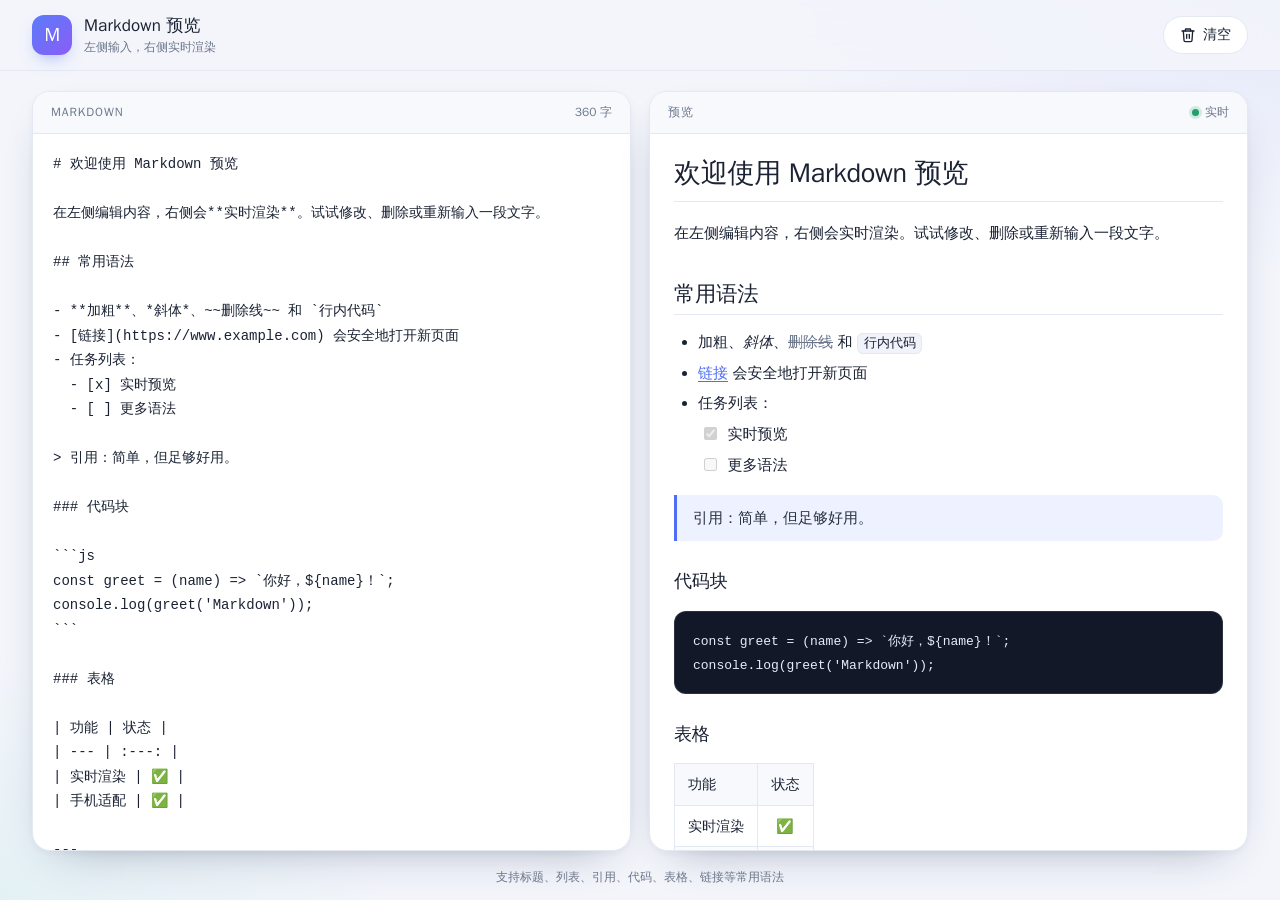
<file: markdown-preview/index.html>
<!doctype html>
<html lang="zh-CN">
<head>
  <meta charset="utf-8">
  <meta name="viewport" content="width=device-width, initial-scale=1">
  <meta name="description" content="一个简易的 Markdown 实时预览页面，支持桌面与手机屏幕。">
  <title>Markdown 预览</title>
  <link rel="stylesheet" href="styles.css">
</head>
<body>
  <header class="app-header">
    <div class="brand">
      <span class="brand-mark" aria-hidden="true">M</span>
      <div class="brand-text">
        <h1>Markdown 预览</h1>
        <p>左侧输入，右侧实时渲染</p>
      </div>
    </div>
    <button id="clear-button" class="clear-button" type="button" disabled>
      <svg class="clear-icon" width="16" height="16" viewBox="0 0 24 24" fill="none"
        stroke="currentColor" stroke-width="2" stroke-linecap="round" stroke-linejoin="round"
        aria-hidden="true">
        <path d="M3 6h18"></path>
        <path d="M8 6V4a1 1 0 0 1 1-1h6a1 1 0 0 1 1 1v2"></path>
        <path d="M19 6l-1 14a2 2 0 0 1-2 2H8a2 2 0 0 1-2-2L5 6"></path>
        <path d="M10 11v6"></path>
        <path d="M14 11v6"></path>
      </svg>
      清空
    </button>
  </header>

  <main class="workspace">
    <section class="pane" aria-labelledby="editor-title">
      <div class="pane-head">
        <h2 id="editor-title">Markdown</h2>
        <span id="char-count" class="pane-meta">0 字</span>
      </div>
      <label class="sr-only" for="markdown-input">Markdown 文本</label>
      <textarea id="markdown-input" spellcheck="false" autocomplete="off"
        autocapitalize="off" placeholder="# 你好，世界&#10;&#10;在这里输入 Markdown，右侧会实时显示渲染结果。"></textarea>
    </section>

    <section class="pane" aria-labelledby="preview-title">
      <div class="pane-head">
        <h2 id="preview-title">预览</h2>
        <span class="pane-meta status"><span class="status-dot" aria-hidden="true"></span>实时</span>
      </div>
      <article id="preview" class="markdown-body"></article>
    </section>
  </main>

  <footer class="app-footer">
    支持标题、列表、引用、代码、表格、链接等常用语法
  </footer>

  <script src="markdown.js"></script>
  <script src="app.js"></script>
</body>
</html>
</file>
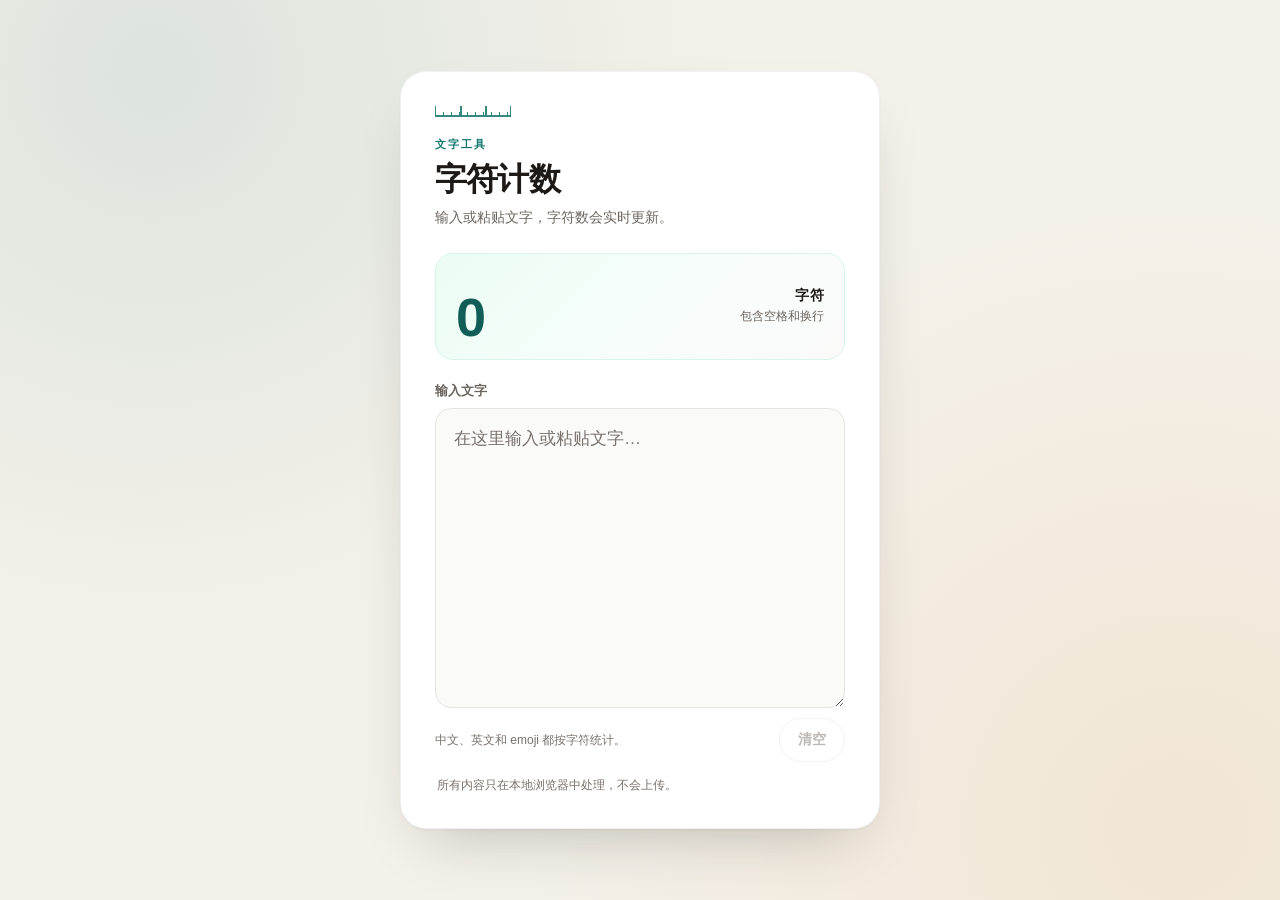
<file: char-counter.html>
<!DOCTYPE html>
<html lang="zh-CN">
<head>
  <meta charset="UTF-8">
  <meta name="viewport" content="width=device-width, initial-scale=1, viewport-fit=cover">
  <meta name="theme-color" content="#f4f1ea">
  <meta name="format-detection" content="telephone=no">
  <meta name="description" content="在线字符计数：输入或粘贴文字，实时显示字符数，适配手机屏幕。">
  <title>字符计数 · 实时统计输入文字</title>
  <link rel="icon" href="data:image/svg+xml,%3Csvg%20xmlns%3D%27http%3A%2F%2Fwww.w3.org%2F2000%2Fsvg%27%20viewBox%3D%270%200%2064%2064%27%3E%3Crect%20width%3D%2764%27%20height%3D%2764%27%20rx%3D%2714%27%20fill%3D%27%230f766e%27%2F%3E%3Ctext%20x%3D%2732%27%20y%3D%2744%27%20font-family%3D%27sans-serif%27%20font-size%3D%2730%27%20font-weight%3D%27700%27%20text-anchor%3D%27middle%27%20fill%3D%27white%27%3E%E5%AD%97%3C%2Ftext%3E%3C%2Fsvg%3E">
  <style>
    :root {
      --bg: #f4f1ea;
      --card: #ffffff;
      --ink: #1c1917;
      --muted: #6b645e;
      --faint: #78716c;
      --line: #e7e5e4;
      --line-soft: #f5f5f4;
      --accent: #0f766e;
      --accent-strong: #115e59;
      --accent-soft: #ccfbf1;
      --accent-pale: #f0fdfa;
      --danger: #b91c1c;
      --radius-lg: 26px;
      --radius-md: 16px;
    }

    * {
      box-sizing: border-box;
    }

    html {
      -webkit-text-size-adjust: 100%;
    }

    body {
      margin: 0;
      min-height: 100vh;
      min-height: 100dvh;
      display: grid;
      place-items: center;
      padding: max(20px, env(safe-area-inset-top)) 16px max(20px, env(safe-area-inset-bottom));
      background:
        radial-gradient(circle at 12% 8%, rgba(15, 118, 110, 0.1), transparent 42%),
        radial-gradient(circle at 92% 92%, rgba(217, 119, 6, 0.09), transparent 46%),
        var(--bg);
      color: var(--ink);
      font-family: -apple-system, BlinkMacSystemFont, "Segoe UI", Roboto, "PingFang SC",
        "Hiragino Sans GB", "Microsoft YaHei", sans-serif;
      -webkit-font-smoothing: antialiased;
      text-rendering: optimizeLegibility;
    }

    ::selection {
      background: var(--accent-soft);
      color: var(--ink);
    }

    .shell {
      width: 100%;
      max-width: 480px;
    }

    .counter {
      padding: clamp(22px, 6.4vw, 34px);
      background: var(--card);
      border: 1px solid rgba(28, 25, 23, 0.06);
      border-radius: var(--radius-lg);
      box-shadow:
        0 1px 2px rgba(28, 25, 23, 0.04),
        0 28px 60px -28px rgba(28, 25, 23, 0.28);
    }

    .head::before {
      content: "";
      display: block;
      width: 76px;
      height: 11px;
      margin-bottom: 20px;
      background:
        repeating-linear-gradient(90deg, var(--accent) 0 1.5px, transparent 1.5px 25px) left bottom / 100% 11px no-repeat,
        repeating-linear-gradient(90deg, var(--accent) 0 1px, transparent 1px 8px) left bottom / 100% 5px no-repeat,
        linear-gradient(var(--accent), var(--accent)) left bottom / 100% 2px no-repeat;
      opacity: 0.85;
    }

    .kicker {
      margin: 0 0 8px;
      color: var(--accent);
      font-size: 11px;
      font-weight: 700;
      letter-spacing: 0.18em;
      text-transform: uppercase;
    }

    h1 {
      margin: 0;
      font-size: clamp(27px, 7.4vw, 32px);
      font-weight: 750;
      letter-spacing: -0.025em;
      line-height: 1.2;
    }

    .lede {
      margin: 8px 0 0;
      color: var(--muted);
      font-size: 14px;
      line-height: 1.6;
    }

    .stat {
      display: flex;
      align-items: flex-end;
      justify-content: space-between;
      gap: 12px 16px;
      margin-top: 24px;
      padding: 16px 20px 15px;
      background: linear-gradient(135deg, #ecfdf5 0%, #f7fdfb 58%, #fafaf9 100%);
      border: 1px solid #d7f5ec;
      border-radius: 18px;
    }

    .stat__value {
      margin: 0;
      color: var(--accent-strong);
      font-size: clamp(40px, 12vw, 54px);
      font-weight: 750;
      font-variant-numeric: tabular-nums;
      letter-spacing: -0.045em;
      line-height: 1;
    }

    .stat__meta {
      flex: none;
      padding-bottom: 3px;
      text-align: right;
    }

    .stat__unit {
      display: block;
      color: var(--ink);
      font-size: 14px;
      font-weight: 700;
      letter-spacing: 0.02em;
      line-height: 1.4;
    }

    .stat__note {
      display: block;
      margin-top: 2px;
      color: var(--muted);
      font-size: 12px;
      line-height: 1.5;
    }

    .field {
      margin-top: 22px;
    }

    .field-label {
      display: block;
      margin: 0 0 8px;
      color: var(--muted);
      font-size: 13px;
      font-weight: 600;
    }

    .editor__input {
      display: block;
      width: 100%;
      min-height: clamp(200px, 40vh, 300px);
      padding: 16px 18px;
      background: #fafaf9;
      border: 1.5px solid var(--line);
      border-radius: var(--radius-md);
      color: var(--ink);
      font: inherit;
      font-size: 17px;
      line-height: 1.7;
      outline: 0;
      resize: vertical;
      transition: background 0.15s ease, border-color 0.15s ease, box-shadow 0.15s ease;
    }

    .editor__input::placeholder {
      color: var(--faint);
      opacity: 1;
    }

    .editor__input:focus {
      background: var(--card);
      border-color: var(--accent);
      box-shadow: 0 0 0 4px var(--accent-soft);
    }

    .editor__bar {
      display: flex;
      flex-wrap: wrap;
      align-items: center;
      justify-content: space-between;
      gap: 8px 12px;
      margin-top: 10px;
    }

    .editor__hint {
      margin: 0;
      color: var(--faint);
      font-size: 12px;
      line-height: 1.5;
    }

    .clear {
      flex: none;
      display: inline-flex;
      align-items: center;
      justify-content: center;
      min-height: 44px;
      padding: 0 18px;
      margin-left: auto;
      background: var(--card);
      border: 1px solid var(--line);
      border-radius: 999px;
      color: var(--muted);
      font: inherit;
      font-size: 14px;
      font-weight: 650;
      cursor: pointer;
      -webkit-tap-highlight-color: transparent;
      transition: color 0.15s ease, background 0.15s ease, border-color 0.15s ease;
    }

    .clear:hover:not(:disabled) {
      background: var(--accent-pale);
      border-color: var(--accent);
      color: var(--accent-strong);
    }

    .clear:active:not(:disabled) {
      background: var(--accent-soft);
    }

    .clear:focus-visible {
      outline: 2px solid var(--accent);
      outline-offset: 2px;
    }

    .clear:disabled {
      opacity: 0.45;
      cursor: default;
    }

    .footnote {
      margin: 14px 2px 0;
      color: var(--faint);
      font-size: 12px;
      line-height: 1.5;
    }

    .noscript {
      margin: 12px 2px 0;
      color: var(--danger);
      font-size: 13px;
      line-height: 1.5;
    }

    .sr-only {
      position: absolute;
      width: 1px;
      height: 1px;
      padding: 0;
      margin: -1px;
      overflow: hidden;
      clip: rect(0, 0, 0, 0);
      white-space: nowrap;
      border: 0;
    }

    @media (max-width: 359px) {
      .counter {
        padding: 20px 18px;
      }

      .stat {
        padding: 14px 16px;
      }

      .stat__value {
        font-size: 38px;
      }

      .editor__input {
        padding: 14px;
      }

      .editor__hint {
        display: none;
      }
    }

    @media (prefers-reduced-motion: reduce) {
      * {
        transition: none !important;
        animation: none !important;
      }
    }
  </style>
</head>
<body>
  <main class="shell">
    <section class="counter" aria-labelledby="page-title">
      <header class="head">
        <p class="kicker">文字工具</p>
        <h1 id="page-title">字符计数</h1>
        <p class="lede">输入或粘贴文字，字符数会实时更新。</p>
      </header>

      <div class="stat">
        <p class="stat__value" id="char-count">0</p>
        <p class="stat__meta">
          <span class="stat__unit">字符</span>
          <span class="stat__note" id="stat-note">包含空格和换行</span>
        </p>
      </div>

      <div class="field">
        <label class="field-label" for="text">输入文字</label>
        <textarea
          class="editor__input"
          id="text"
          name="text"
          rows="8"
          placeholder="在这里输入或粘贴文字…"
          autocomplete="off"
          autocapitalize="sentences"
          autocorrect="off"
          enterkeyhint="enter"
          spellcheck="false"
          aria-describedby="stat-note"
        ></textarea>

        <div class="editor__bar">
          <p class="editor__hint">中文、英文和 emoji 都按字符统计。</p>
          <button class="clear" id="clear" type="button" disabled>清空</button>
        </div>
      </div>

      <p class="footnote">所有内容只在本地浏览器中处理，不会上传。</p>
      <noscript>
        <p class="noscript">需要启用 JavaScript 才能实时统计字符数。</p>
      </noscript>
      <p class="sr-only" id="count-status" role="status">字符数：0</p>
    </section>
  </main>

  <script>
    (function () {
      "use strict";

      var textarea = document.getElementById("text");
      var countEl = document.getElementById("char-count");
      var clearButton = document.getElementById("clear");
      var statusEl = document.getElementById("count-status");
      var segmenter = null;

      try {
        if (typeof Intl !== "undefined" && typeof Intl.Segmenter === "function") {
          segmenter = new Intl.Segmenter("zh", { granularity: "grapheme" });
        }
      } catch (error) {
        segmenter = null;
      }

      function countCharacters(value) {
        if (!value) {
          return 0;
        }
        if (segmenter) {
          return Array.from(segmenter.segment(value)).length;
        }
        return Array.from(value).length;
      }

      function render() {
        var value = textarea.value;
        var count = countCharacters(value);
        countEl.textContent = String(count);
        statusEl.textContent = "字符数：" + count;
        clearButton.disabled = value.length === 0;
      }

      textarea.addEventListener("input", render);

      clearButton.addEventListener("click", function () {
        textarea.value = "";
        render();
        textarea.focus();
      });

      render();
    })();
  </script>
</body>
</html>
</file>
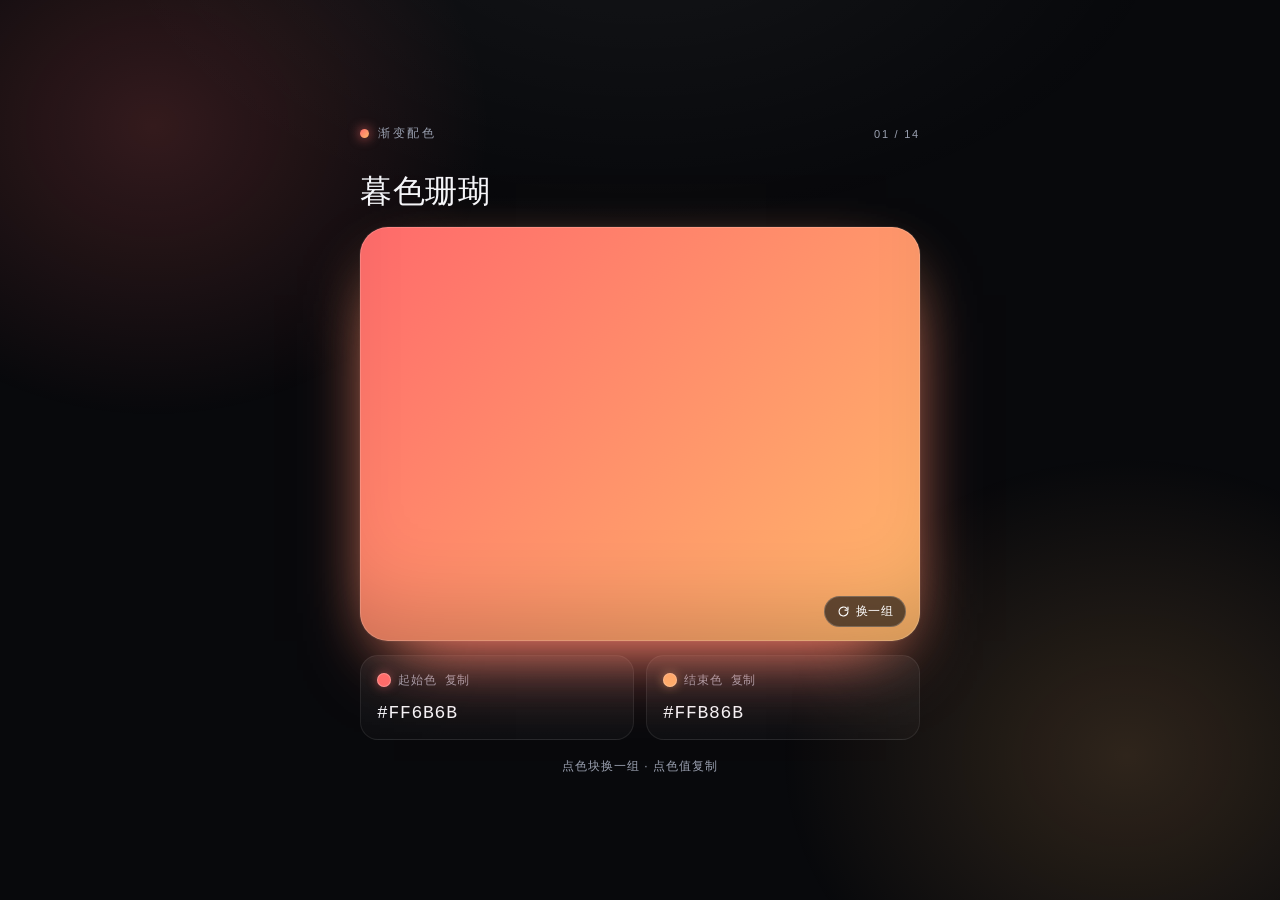
<file: gradient-palette.html>
<!DOCTYPE html>
<html lang="zh-CN">
<head>
<meta charset="utf-8">
<meta name="viewport" content="width=device-width, initial-scale=1, viewport-fit=cover">
<meta name="color-scheme" content="dark">
<meta name="theme-color" content="#08090c">
<meta name="description" content="一个深色背景的渐变配色展示页：点击色块切换配色，点按色值即可复制 HEX。">
<title>渐变配色 · Gradient Palette</title>
<link rel="icon" href="data:image/svg+xml,%3Csvg xmlns='http://www.w3.org/2000/svg' viewBox='0 0 32 32'%3E%3Cdefs%3E%3ClinearGradient id='g' x1='0' y1='0' x2='1' y2='1'%3E%3Cstop stop-color='%23FF6B6B'/%3E%3Cstop offset='1' stop-color='%23FFB86B'/%3E%3C/linearGradient%3E%3C/defs%3E%3Crect width='32' height='32' rx='9' fill='url(%23g)'/%3E%3C/svg%3E">
<style>
  :root {
    --bg: #08090c;
    --text: #f5f6fa;
    --muted: #9aa0b0;
    --line: rgba(255, 255, 255, 0.08);
    --c1: #ff6b6b;
    --c2: #ffb86b;
    --glow1: rgba(255, 107, 107, 0.18);
    --glow2: rgba(255, 184, 107, 0.16);
    --radius: 28px;
    color-scheme: dark;
  }

  *,
  *::before,
  *::after { box-sizing: border-box; }

  html { background: var(--bg); }

  body {
    min-height: 100vh;
    min-height: 100dvh;
    margin: 0;
    padding: 24px 18px calc(24px + env(safe-area-inset-bottom, 0px));
    display: flex;
    align-items: center;
    justify-content: center;
    overflow-x: hidden;
    background: var(--bg);
    color: var(--text);
    font-family: -apple-system, BlinkMacSystemFont, "Segoe UI", "PingFang SC",
      "Hiragino Sans GB", "Microsoft YaHei", "Noto Sans SC", sans-serif;
    font-synthesis: none;
    -webkit-font-smoothing: antialiased;
    text-rendering: optimizeLegibility;
  }

  .ambient {
    position: fixed;
    top: 0;
    right: 0;
    bottom: 0;
    left: 0;
    inset: 0;
    z-index: 0;
    pointer-events: none;
    background:
      radial-gradient(55rem 34rem at 50% -12%, rgba(255, 255, 255, 0.055), transparent 62%),
      radial-gradient(30rem 26rem at 12% 14%, var(--glow1), transparent 70%),
      radial-gradient(30rem 26rem at 88% 84%, var(--glow2), transparent 72%);
  }

  .page {
    position: relative;
    z-index: 1;
    width: 100%;
    max-width: 560px;
    animation: rise 0.65s cubic-bezier(0.2, 0.7, 0.2, 1) both;
  }

  @keyframes rise {
    from { opacity: 0; transform: translateY(12px); }
    to { opacity: 1; transform: none; }
  }

  .topbar {
    display: flex;
    align-items: center;
    justify-content: space-between;
    gap: 16px;
    margin-bottom: 26px;
  }

  .brand {
    display: flex;
    align-items: center;
    gap: 9px;
    font-size: 12px;
    font-weight: 500;
    letter-spacing: 0.22em;
    color: var(--muted);
  }

  .brand-dot {
    width: 9px;
    height: 9px;
    border-radius: 50%;
    background-image: linear-gradient(135deg, var(--c1), var(--c2));
    box-shadow: 0 0 12px var(--c1);
    transition: box-shadow 0.6s ease;
  }

  .counter {
    font-size: 11px;
    letter-spacing: 0.16em;
    color: var(--muted);
    font-variant-numeric: tabular-nums;
  }

  .name-row {
    display: flex;
    align-items: baseline;
    justify-content: space-between;
    gap: 12px;
    margin-bottom: 14px;
  }

  h1 {
    margin: 0;
    font-size: clamp(24px, 6.6vw, 32px);
    font-weight: 600;
    letter-spacing: 0.02em;
    line-height: 1.2;
  }

  .swatch {
    position: relative;
    display: block;
    width: 100%;
    height: clamp(210px, 46vh, 430px);
    padding: 0;
    border: 0;
    border-radius: var(--radius);
    overflow: hidden;
    isolation: isolate;
    background: #14161c;
    color: #fff;
    cursor: pointer;
    touch-action: manipulation;
    -webkit-tap-highlight-color: transparent;
    box-shadow:
      0 34px 80px -34px var(--c1),
      0 20px 64px -32px var(--c2),
      0 0 0 1px rgba(255, 255, 255, 0.06);
    transition: transform 0.32s cubic-bezier(0.2, 0.7, 0.2, 1), box-shadow 0.6s ease;
  }

  .swatch-layer {
    position: absolute;
    top: 0;
    right: 0;
    bottom: 0;
    left: 0;
    inset: 0;
    background-position: center;
    background-size: cover;
    opacity: 0;
    transition: opacity 0.55s ease;
  }

  .swatch-layer.is-front { opacity: 1; }

  .swatch::after {
    content: "";
    position: absolute;
    top: 0;
    right: 0;
    bottom: 0;
    left: 0;
    inset: 0;
    z-index: 2;
    border-radius: inherit;
    pointer-events: none;
    box-shadow:
      inset 0 0 0 1px rgba(255, 255, 255, 0.16),
      inset 0 -70px 90px -50px rgba(0, 0, 0, 0.22);
  }

  .swatch:active { transform: scale(0.988); }

  .swatch:focus-visible {
    outline: 2px solid rgba(255, 255, 255, 0.85);
    outline-offset: 4px;
  }

  .swatch-badge {
    position: absolute;
    right: 14px;
    bottom: 14px;
    z-index: 3;
    display: inline-flex;
    align-items: center;
    gap: 6px;
    padding: 8px 12px;
    border: 1px solid rgba(255, 255, 255, 0.2);
    border-radius: 999px;
    background: rgba(10, 12, 16, 0.62);
    color: #fff;
    font-size: 12px;
    letter-spacing: 0.04em;
    line-height: 1;
    -webkit-backdrop-filter: blur(10px);
    backdrop-filter: blur(10px);
    pointer-events: none;
  }

  .swatch-badge svg {
    width: 13px;
    height: 13px;
    flex: none;
  }

  .tokens {
    display: grid;
    grid-template-columns: 1fr 1fr;
    gap: 10px;
    margin-top: 12px;
  }

  .token {
    display: flex;
    flex-direction: column;
    gap: 15px;
    min-width: 0;
    padding: 14px 14px 13px;
    border: 1px solid var(--line);
    border-radius: 18px;
    background: linear-gradient(180deg, rgba(255, 255, 255, 0.06), rgba(255, 255, 255, 0.022));
    color: var(--text);
    font: inherit;
    text-align: left;
    cursor: pointer;
    touch-action: manipulation;
    -webkit-tap-highlight-color: transparent;
    transition: transform 0.2s ease, border-color 0.25s ease, background-color 0.25s ease;
  }

  .token:active { transform: scale(0.985); }

  .token:focus-visible {
    outline: 2px solid rgba(255, 255, 255, 0.8);
    outline-offset: 2px;
  }

  .token.is-copied {
    border-color: rgba(126, 226, 168, 0.55);
  }

  .token-head {
    display: flex;
    align-items: center;
    gap: 7px;
    min-width: 0;
  }

  .token-dot {
    width: 14px;
    height: 14px;
    flex: none;
    border-radius: 50%;
    background: var(--swatch, var(--c1));
    box-shadow:
      inset 0 0 0 1px rgba(255, 255, 255, 0.28),
      0 0 12px -2px var(--swatch, var(--c1));
    transition: background-color 0.5s ease;
  }

  .token-kind {
    font-size: 12px;
    letter-spacing: 0.1em;
    color: var(--muted);
    white-space: nowrap;
  }

  .token-action {
    margin-left: auto;
    font-size: 12px;
    letter-spacing: 0.06em;
    color: var(--muted);
    white-space: nowrap;
    transition: color 0.2s ease;
  }

  .token.is-copied .token-action { color: #7ee2a8; }

  .token-hex {
    display: block;
    overflow: hidden;
    font-family: ui-monospace, SFMono-Regular, "SF Mono", Menlo, Consolas, "Liberation Mono", monospace;
    font-size: clamp(15px, 4.4vw, 18px);
    font-weight: 500;
    letter-spacing: 0.04em;
    line-height: 1.1;
    text-overflow: ellipsis;
    white-space: nowrap;
    font-variant-numeric: tabular-nums;
  }

  .footnote {
    margin: 16px 2px 0;
    font-size: 12px;
    letter-spacing: 0.08em;
    color: var(--muted);
    text-align: center;
  }

  .toast {
    position: fixed;
    left: 50%;
    bottom: calc(24px + env(safe-area-inset-bottom, 0px));
    z-index: 10;
    padding: 10px 16px;
    border-radius: 999px;
    background: rgba(245, 246, 250, 0.96);
    color: #0b0c10;
    font-size: 13px;
    font-weight: 500;
    letter-spacing: 0.01em;
    white-space: nowrap;
    pointer-events: none;
    opacity: 0;
    transform: translate(-50%, 10px);
    transition: opacity 0.22s ease, transform 0.22s ease;
    box-shadow: 0 12px 32px rgba(0, 0, 0, 0.42);
  }

  .toast.is-visible {
    opacity: 1;
    transform: translate(-50%, 0);
  }

  .sr-only {
    position: absolute;
    width: 1px;
    height: 1px;
    margin: -1px;
    padding: 0;
    overflow: hidden;
    clip: rect(0 0 0 0);
    clip-path: inset(50%);
    white-space: nowrap;
    border: 0;
  }

  @media (hover: hover) and (pointer: fine) {
    .swatch:hover { transform: translateY(-2px); }

    .token:hover {
      border-color: rgba(255, 255, 255, 0.2);
      background: linear-gradient(180deg, rgba(255, 255, 255, 0.085), rgba(255, 255, 255, 0.035));
    }
  }

  @media (min-width: 600px) {
    body { padding: 40px 28px calc(40px + env(safe-area-inset-bottom, 0px)); }
    .topbar { margin-bottom: 30px; }
    .name-row { margin-bottom: 16px; }
    .tokens { gap: 12px; margin-top: 14px; }
    .token { padding: 16px 16px 15px; }
    .footnote { margin-top: 18px; }
  }

  @media (max-width: 359px) {
    body { padding-left: 14px; padding-right: 14px; }
    .tokens { gap: 8px; }
    .token { padding: 12px 11px 11px; border-radius: 16px; }
    .token-kind { letter-spacing: 0.04em; }
    .token-head { gap: 6px; }
    .token-action { font-size: 11px; }
  }

  @media (prefers-reduced-motion: reduce) {
    *,
    *::before,
    *::after {
      animation-duration: 0.01ms !important;
      animation-iteration-count: 1 !important;
      transition-duration: 0.01ms !important;
      scroll-behavior: auto !important;
    }
  }
</style>
</head>
<body>
  <div class="ambient" aria-hidden="true"></div>

  <main class="page">
    <header class="topbar">
      <div class="brand">
        <span class="brand-dot" aria-hidden="true"></span>
        <span>渐变配色</span>
      </div>
      <span class="counter" id="counter">01 / 14</span>
    </header>

    <div class="name-row">
      <h1 id="palette-name">暮色珊瑚</h1>
    </div>

    <button class="swatch" id="swatch" type="button" aria-label="换一组渐变配色，当前暮色珊瑚">
      <span class="swatch-layer is-front" aria-hidden="true"></span>
      <span class="swatch-layer" aria-hidden="true"></span>
      <span class="swatch-badge" aria-hidden="true">
        <svg viewBox="0 0 16 16" fill="none" aria-hidden="true">
          <path d="M13.5 8a5.5 5.5 0 1 1-1.61-3.89M13.5 2.6v3.7H9.8"
                stroke="currentColor" stroke-width="1.4" stroke-linecap="round" stroke-linejoin="round"/>
        </svg>
        换一组
      </span>
    </button>

    <section class="tokens" aria-label="当前配色色值">
      <button class="token" id="token-start" type="button" data-hex="#FF6B6B">
        <span class="token-head">
          <span class="token-dot" aria-hidden="true"></span>
          <span class="token-kind">起始色</span>
          <span class="token-action">复制</span>
        </span>
        <span class="token-hex">#FF6B6B</span>
      </button>

      <button class="token" id="token-end" type="button" data-hex="#FFB86B">
        <span class="token-head">
          <span class="token-dot" aria-hidden="true"></span>
          <span class="token-kind">结束色</span>
          <span class="token-action">复制</span>
        </span>
        <span class="token-hex">#FFB86B</span>
      </button>
    </section>

    <p class="footnote">点色块换一组 · 点色值复制</p>
  </main>

  <div class="toast" id="toast" role="status" aria-live="polite" aria-atomic="true"></div>
  <p class="sr-only" id="announcer" aria-live="polite"></p>

<script>
(function () {
  "use strict";

  var palettes = [
    { name: "暮色珊瑚", colors: ["#FF6B6B", "#FFB86B"] },
    { name: "极光青",   colors: ["#00F5A0", "#00D9F5"] },
    { name: "紫罗兰梦", colors: ["#A18CD1", "#FBC2EB"] },
    { name: "深海秘境", colors: ["#2E3192", "#1BFFFF"] },
    { name: "落日熔金", colors: ["#FF512F", "#F09819"] },
    { name: "薄荷苏打", colors: ["#43E97B", "#38F9D7"] },
    { name: "霓虹脉冲", colors: ["#FA8BFF", "#2BD2FF"] },
    { name: "星夜蓝调", colors: ["#4776E6", "#8E54E9"] },
    { name: "蜜桃气泡", colors: ["#FF9A9E", "#FAD0C4"] },
    { name: "熔岩之心", colors: ["#F83600", "#F9D423"] },
    { name: "森林晨雾", colors: ["#11998E", "#38EF7D"] },
    { name: "冰川蓝",   colors: ["#89F7FE", "#66A6FF"] },
    { name: "薄暮紫",   colors: ["#654EA3", "#EAAFC8"] },
    { name: "柑橘日出", colors: ["#F7971E", "#FFD200"] }
  ];

  var root = document.documentElement;
  var swatch = document.getElementById("swatch");
  var layers = Array.prototype.slice.call(document.querySelectorAll(".swatch-layer"));
  var nameEl = document.getElementById("palette-name");
  var counterEl = document.getElementById("counter");
  var tokens = Array.prototype.slice.call(document.querySelectorAll(".token"));
  var toast = document.getElementById("toast");
  var announcer = document.getElementById("announcer");

  var current = 0;
  var front = 0;
  var copyTimer = null;
  var toastTimer = null;

  function pad(n) {
    return String(n).padStart(2, "0");
  }

  function gradientOf(palette) {
    return "linear-gradient(135deg, " + palette.colors[0] + " 0%, " + palette.colors[1] + " 100%)";
  }

  function paint(index) {
    var next = 1 - front;
    layers[next].style.backgroundImage = gradientOf(palettes[index]);
    // Flush the new background before fading the layer in.
    void layers[next].offsetWidth;
    layers[next].classList.add("is-front");
    layers[front].classList.remove("is-front");
    front = next;
  }

  function setMeta(index) {
    var palette = palettes[index];
    var c1 = palette.colors[0];
    var c2 = palette.colors[1];

    root.style.setProperty("--c1", c1);
    root.style.setProperty("--c2", c2);
    root.style.setProperty("--glow1", c1 + "2e");
    root.style.setProperty("--glow2", c2 + "29");

    nameEl.textContent = palette.name;
    counterEl.textContent = pad(index + 1) + " / " + pad(palettes.length);
    swatch.setAttribute("aria-label", "换一组渐变配色，当前" + palette.name);

    tokens.forEach(function (token, i) {
      var hex = palette.colors[i];
      token.dataset.hex = hex;
      token.querySelector(".token-dot").style.setProperty("--swatch", hex);
      token.querySelector(".token-hex").textContent = hex;
      token.classList.remove("is-copied");
      token.querySelector(".token-action").textContent = "复制";
    });
  }

  function pickNext() {
    var total = palettes.length;
    if (total < 2) return 0;
    var next = current;
    while (next === current) {
      next = Math.floor(Math.random() * total);
    }
    return next;
  }

  function showToast(message) {
    toast.textContent = message;
    toast.classList.add("is-visible");
    clearTimeout(toastTimer);
    toastTimer = setTimeout(function () {
      toast.classList.remove("is-visible");
    }, 1800);
  }

  function announce(message) {
    announcer.textContent = message;
  }

  function writeClipboard(text) {
    if (navigator.clipboard && typeof navigator.clipboard.writeText === "function" && window.isSecureContext) {
      return navigator.clipboard.writeText(text).then(function () {
        return true;
      }).catch(function () {
        return fallbackCopy(text);
      });
    }
    return Promise.resolve(fallbackCopy(text));
  }

  function fallbackCopy(text) {
    var area = document.createElement("textarea");
    area.value = text;
    area.setAttribute("readonly", "");
    area.style.cssText = "position:fixed;top:-9999px;left:-9999px;opacity:0;";
    document.body.appendChild(area);
    area.select();
    area.setSelectionRange(0, text.length);
    var ok = false;
    try {
      ok = document.execCommand("copy");
    } catch (error) {
      ok = false;
    }
    area.remove();
    return ok;
  }

  swatch.addEventListener("click", function () {
    current = pickNext();
    paint(current);
    setMeta(current);
    announce("已切换到 " + palettes[current].name + "，" + palettes[current].colors.join(" 到 "));
  });

  tokens.forEach(function (token) {
    token.addEventListener("click", function () {
      var hex = token.dataset.hex;
      writeClipboard(hex).then(function (ok) {
        if (!ok) {
          showToast("复制失败，请长按色值手动复制");
          return;
        }
        // Ignore feedback if the palette changed while the clipboard request was in flight.
        if (token.dataset.hex !== hex) return;
        tokens.forEach(function (other) {
          other.classList.remove("is-copied");
          other.querySelector(".token-action").textContent = "复制";
        });
        token.classList.add("is-copied");
        token.querySelector(".token-action").textContent = "已复制";
        showToast("已复制 " + hex);
        clearTimeout(copyTimer);
        copyTimer = setTimeout(function () {
          token.classList.remove("is-copied");
          token.querySelector(".token-action").textContent = "复制";
        }, 1600);
      });
    });
  });

  // Initial state: paint the first palette without a crossfade.
  layers[0].style.backgroundImage = gradientOf(palettes[0]);
  front = 0;
  setMeta(0);
})();
</script>
</body>
</html>
</file>
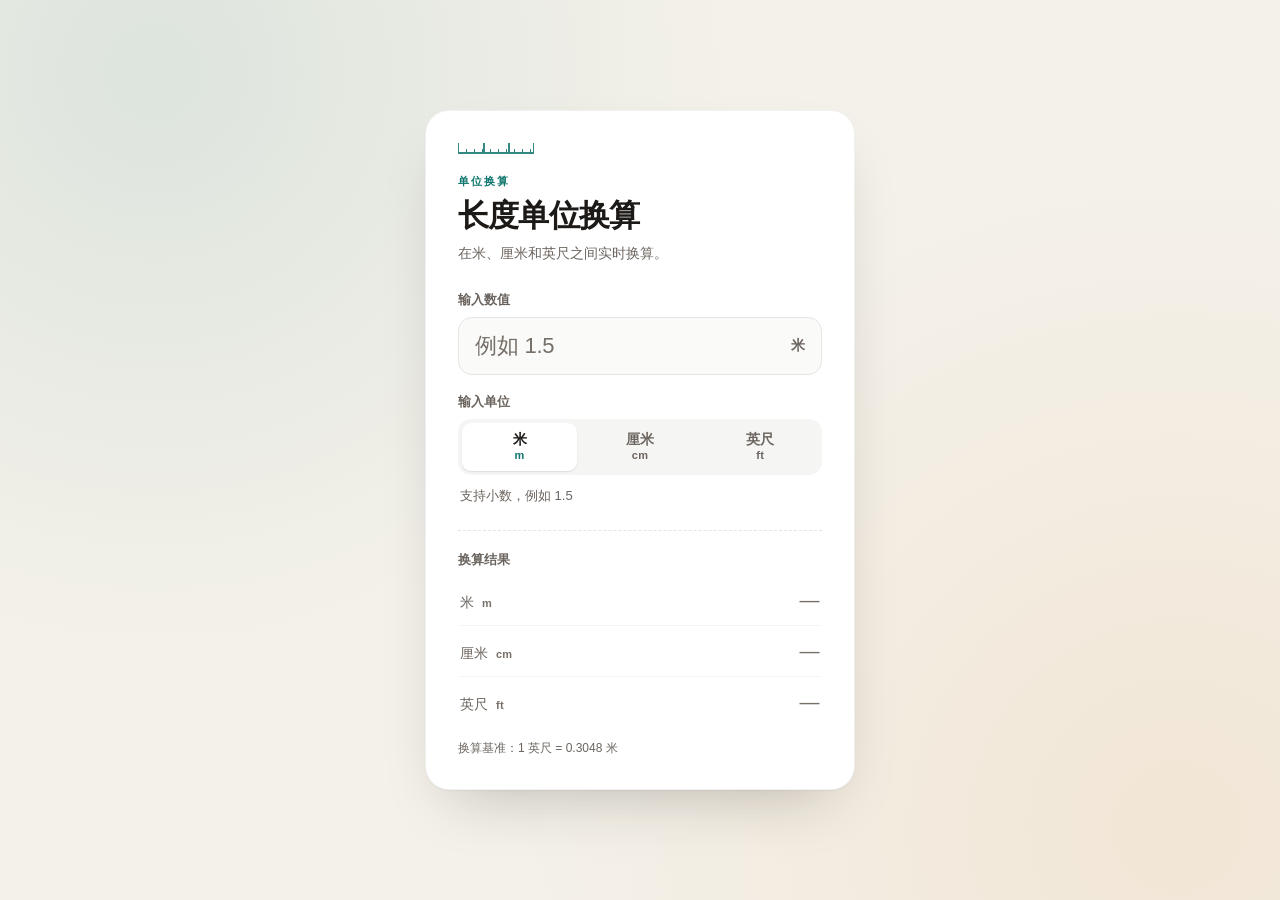
<file: length-converter.html>
<!DOCTYPE html>
<html lang="zh-CN">
<head>
  <meta charset="UTF-8">
  <meta name="viewport" content="width=device-width, initial-scale=1, viewport-fit=cover">
  <meta name="theme-color" content="#f4f1ea">
  <meta name="format-detection" content="telephone=no">
  <meta name="description" content="在线长度单位换算：在米、厘米和英尺之间实时转换，适配手机屏幕。">
  <title>长度单位换算 · 米 / 厘米 / 英尺</title>
  <style>
    :root {
      --bg: #f4f1ea;
      --card: #ffffff;
      --ink: #1c1917;
      --muted: #6b645e;
      --faint: #767069;
      --line: #e7e5e4;
      --line-soft: #f5f5f4;
      --accent: #0f766e;
      --accent-strong: #115e59;
      --accent-soft: #ccfbf1;
      --danger: #b91c1c;
      --danger-soft: #fef2f2;
      --radius-lg: 24px;
      --radius-md: 14px;
    }

    * {
      box-sizing: border-box;
    }

    html {
      -webkit-text-size-adjust: 100%;
    }

    body {
      margin: 0;
      min-height: 100vh;
      min-height: 100dvh;
      display: grid;
      place-items: center;
      padding: max(20px, env(safe-area-inset-top)) 16px max(20px, env(safe-area-inset-bottom));
      background:
        radial-gradient(circle at 12% 8%, rgba(15, 118, 110, 0.1), transparent 42%),
        radial-gradient(circle at 92% 92%, rgba(217, 119, 6, 0.09), transparent 46%),
        var(--bg);
      color: var(--ink);
      font-family: -apple-system, BlinkMacSystemFont, "Segoe UI", Roboto, "PingFang SC",
        "Hiragino Sans GB", "Microsoft YaHei", sans-serif;
      -webkit-font-smoothing: antialiased;
      text-rendering: optimizeLegibility;
    }

    .shell {
      width: 100%;
      max-width: 430px;
    }

    .converter {
      padding: clamp(22px, 6.4vw, 32px);
      background: var(--card);
      border: 1px solid rgba(28, 25, 23, 0.06);
      border-radius: var(--radius-lg);
      box-shadow:
        0 1px 2px rgba(28, 25, 23, 0.04),
        0 28px 60px -28px rgba(28, 25, 23, 0.28);
    }

    .head::before {
      content: "";
      display: block;
      width: 76px;
      height: 11px;
      margin-bottom: 20px;
      background:
        repeating-linear-gradient(90deg, var(--accent) 0 1.5px, transparent 1.5px 25px) left bottom / 100% 11px no-repeat,
        repeating-linear-gradient(90deg, var(--accent) 0 1px, transparent 1px 8px) left bottom / 100% 5px no-repeat,
        linear-gradient(var(--accent), var(--accent)) left bottom / 100% 2px no-repeat;
      opacity: 0.85;
    }

    .kicker {
      margin: 0 0 8px;
      color: var(--accent);
      font-size: 11px;
      font-weight: 700;
      letter-spacing: 0.18em;
      text-transform: uppercase;
    }

    h1 {
      margin: 0;
      font-size: clamp(26px, 7.2vw, 31px);
      font-weight: 750;
      letter-spacing: -0.025em;
      line-height: 1.2;
    }

    .lede {
      margin: 8px 0 0;
      color: var(--muted);
      font-size: 14px;
      line-height: 1.6;
    }

    .form {
      margin-top: 26px;
    }

    .field-label {
      display: block;
      margin: 0 0 8px;
      padding: 0;
      color: var(--muted);
      font-size: 13px;
      font-weight: 600;
    }

    .input-shell {
      display: flex;
      align-items: center;
      gap: 10px;
      padding: 0 16px;
      background: #fafaf9;
      border: 1.5px solid var(--line);
      border-radius: var(--radius-md);
      transition: border-color 0.15s ease, box-shadow 0.15s ease, background 0.15s ease;
    }

    .input-shell:focus-within {
      background: var(--card);
      border-color: var(--accent);
      box-shadow: 0 0 0 4px var(--accent-soft);
    }

    .input-shell.has-error {
      background: var(--danger-soft);
      border-color: var(--danger);
    }

    .input-shell.has-error:focus-within {
      box-shadow: 0 0 0 4px rgba(185, 28, 28, 0.12);
    }

    .value-input {
      flex: 1;
      min-width: 0;
      width: 100%;
      padding: 15px 0;
      background: transparent;
      border: 0;
      outline: 0;
      color: var(--ink);
      font: inherit;
      font-size: 22px;
      font-weight: 650;
      font-variant-numeric: tabular-nums;
      letter-spacing: -0.01em;
    }

    .value-input::placeholder {
      color: var(--faint);
      font-weight: 500;
    }

    .input-unit {
      flex: none;
      color: var(--muted);
      font-size: 14px;
      font-weight: 650;
      white-space: nowrap;
    }

    .units {
      min-width: 0;
      margin: 18px 0 0;
      padding: 0;
      border: 0;
    }

    .segmented {
      display: grid;
      grid-template-columns: repeat(3, minmax(0, 1fr));
      gap: 5px;
      padding: 4px;
      background: var(--line-soft);
      border-radius: 13px;
    }

    .segment {
      position: relative;
      cursor: pointer;
    }

    .segment input {
      position: absolute;
      inset: 0;
      width: 100%;
      height: 100%;
      margin: 0;
      opacity: 0;
      cursor: pointer;
    }

    .segment__face {
      display: flex;
      flex-direction: column;
      align-items: center;
      justify-content: center;
      gap: 1px;
      min-height: 48px;
      border-radius: 9px;
      color: var(--muted);
      font-size: 14px;
      font-weight: 650;
      line-height: 1.2;
      transition: color 0.15s ease, background 0.15s ease, box-shadow 0.15s ease;
    }

    .segment__face small {
      color: var(--muted);
      font-size: 11px;
      font-weight: 600;
      letter-spacing: 0.03em;
    }

    .segment input:checked + .segment__face {
      background: var(--card);
      color: var(--ink);
      box-shadow:
        0 1px 2px rgba(28, 25, 23, 0.08),
        0 1px 1px rgba(28, 25, 23, 0.03);
    }

    .segment input:checked + .segment__face small {
      color: var(--accent);
    }

    .segment input:focus-visible + .segment__face {
      outline: 2px solid var(--accent);
      outline-offset: 2px;
    }

    .hint {
      min-height: 20px;
      margin: 11px 2px 0;
      color: var(--muted);
      font-size: 13px;
      line-height: 1.5;
      transition: color 0.15s ease;
    }

    .hint.is-error {
      color: var(--danger);
      font-weight: 600;
    }

    .results {
      margin-top: 24px;
      padding-top: 20px;
      border-top: 1px dashed var(--line);
    }

    .results-title {
      margin: 0 0 6px;
      color: var(--muted);
      font-size: 13px;
      font-weight: 600;
    }

    .result-list {
      margin: 0;
    }

    .result-row {
      display: flex;
      align-items: baseline;
      justify-content: space-between;
      gap: 16px;
      padding: 12px 2px;
    }

    .result-row + .result-row {
      border-top: 1px solid var(--line-soft);
    }

    .result-row dt {
      flex: none;
      color: var(--muted);
      font-size: 14px;
      line-height: 1.5;
    }

    .result-row dt small {
      margin-left: 4px;
      color: var(--faint);
      font-size: 11px;
      font-weight: 600;
      letter-spacing: 0.03em;
    }

    .result-row dd {
      min-width: 0;
      margin: 0;
      color: var(--ink);
      font-size: 20px;
      font-weight: 700;
      font-variant-numeric: tabular-nums;
      letter-spacing: -0.01em;
      line-height: 1.3;
      overflow-wrap: anywhere;
      text-align: right;
    }

    .result-row dd.is-empty {
      color: var(--faint);
      font-weight: 500;
      letter-spacing: 0.02em;
    }

    .footnote {
      margin: 12px 0 0;
      color: var(--muted);
      font-size: 12px;
      line-height: 1.5;
    }

    .noscript {
      margin: 12px 2px 0;
      color: var(--danger);
      font-size: 13px;
    }

    @media (max-width: 359px) {
      .converter {
        padding: 20px 18px;
      }

      .result-row dd {
        font-size: 18px;
      }
    }

    @media (prefers-reduced-motion: reduce) {
      * {
        transition: none !important;
      }
    }
  </style>
</head>
<body>
  <main class="shell">
    <section class="converter" aria-labelledby="page-title">
      <header class="head">
        <p class="kicker">单位换算</p>
        <h1 id="page-title">长度单位换算</h1>
        <p class="lede">在米、厘米和英尺之间实时换算。</p>
      </header>

      <div class="form" id="converter">
        <div class="field">
          <label class="field-label" for="value">输入数值</label>
          <div class="input-shell" id="input-shell">
            <input
              class="value-input"
              id="value"
              name="value"
              type="text"
              inputmode="decimal"
              enterkeyhint="done"
              autocomplete="off"
              autocapitalize="off"
              autocorrect="off"
              spellcheck="false"
              placeholder="例如 1.5"
              aria-describedby="hint"
            >
            <span class="input-unit" id="input-unit-label">米</span>
          </div>
        </div>

        <fieldset class="units">
          <legend class="field-label">输入单位</legend>
          <div class="segmented">
            <label class="segment">
              <input type="radio" name="unit" value="m" checked>
              <span class="segment__face">米 <small>m</small></span>
            </label>
            <label class="segment">
              <input type="radio" name="unit" value="cm">
              <span class="segment__face">厘米 <small>cm</small></span>
            </label>
            <label class="segment">
              <input type="radio" name="unit" value="ft">
              <span class="segment__face">英尺 <small>ft</small></span>
            </label>
          </div>
        </fieldset>

        <p class="hint" id="hint" role="status">支持小数，例如 1.5</p>
      </div>

      <section class="results" aria-labelledby="results-title">
        <h2 class="results-title" id="results-title">换算结果</h2>
        <dl class="result-list">
          <div class="result-row">
            <dt>米 <small>m</small></dt>
            <dd id="result-m" class="is-empty">—</dd>
          </div>
          <div class="result-row">
            <dt>厘米 <small>cm</small></dt>
            <dd id="result-cm" class="is-empty">—</dd>
          </div>
          <div class="result-row">
            <dt>英尺 <small>ft</small></dt>
            <dd id="result-ft" class="is-empty">—</dd>
          </div>
        </dl>
        <p class="footnote">换算基准：1 英尺 = 0.3048 米</p>
      </section>

      <noscript>
        <p class="noscript">请启用 JavaScript 后使用实时换算。</p>
      </noscript>
    </section>
  </main>

  <script>
    (function () {
      'use strict';

      var METERS_PER_FOOT = 0.3048;
      var DEFAULT_HINT = '支持小数，例如 1.5';

      var units = {
        m: {
          label: '米',
          toMeters: function (value) { return value; },
          fromMeters: function (meters) { return meters; }
        },
        cm: {
          label: '厘米',
          toMeters: function (value) { return value / 100; },
          fromMeters: function (meters) { return meters * 100; }
        },
        ft: {
          label: '英尺',
          toMeters: function (value) { return value * METERS_PER_FOOT; },
          fromMeters: function (meters) { return meters / METERS_PER_FOOT; }
        }
      };

      var converter = document.getElementById('converter');
      var input = document.getElementById('value');
      var inputShell = document.getElementById('input-shell');
      var inputUnitLabel = document.getElementById('input-unit-label');
      var hint = document.getElementById('hint');
      var unitRadios = converter.querySelectorAll('input[name="unit"]');
      var outputs = {
        m: document.getElementById('result-m'),
        cm: document.getElementById('result-cm'),
        ft: document.getElementById('result-ft')
      };
      var unitKeys = Object.keys(units);

      function currentUnit() {
        for (var i = 0; i < unitRadios.length; i += 1) {
          if (unitRadios[i].checked) {
            return unitRadios[i].value;
          }
        }
        return 'm';
      }

      function parseInput(raw) {
        var text = raw.trim();

        if (text === '') {
          return { state: 'empty' };
        }

        if (!/^[+-]?(?:\d+(?:\.\d*)?|\.\d+)$/.test(text)) {
          return { state: 'invalid' };
        }

        var value = Number(text);

        if (!isFinite(value)) {
          return { state: 'overflow' };
        }

        if (value < 0) {
          return { state: 'negative' };
        }

        return { state: 'valid', value: value };
      }

      function formatNumber(value) {
        if (!isFinite(value)) {
          return '—';
        }

        if (value === 0) {
          return '0';
        }

        var abs = Math.abs(value);
        var text;

        if (abs >= 1e12 || abs < 1e-6) {
          text = value.toExponential(4).replace(/\.?0+e/, 'e');
          return text;
        }

        if (abs >= 1) {
          text = value.toFixed(6);
        } else {
          text = value.toFixed(Math.min(12, Math.ceil(-Math.log10(abs)) + 5));
        }

        return text.replace(/(\.\d*?)0+$/, '$1').replace(/\.$/, '');
      }

      function setOutputs(values) {
        unitKeys.forEach(function (key) {
          var output = outputs[key];
          if (values) {
            output.textContent = formatNumber(values[key]);
            output.classList.remove('is-empty');
          } else {
            output.textContent = '—';
            output.classList.add('is-empty');
          }
        });
      }

      function setHint(message, isError) {
        hint.textContent = message;
        hint.classList.toggle('is-error', Boolean(isError));
      }

      function setInvalid(isInvalid) {
        input.setAttribute('aria-invalid', isInvalid ? 'true' : 'false');
        inputShell.classList.toggle('has-error', isInvalid);
      }

      function render() {
        var unit = units[currentUnit()];
        inputUnitLabel.textContent = unit.label;

        var parsed = parseInput(input.value);

        if (parsed.state === 'empty') {
          setOutputs(null);
          setHint(DEFAULT_HINT, false);
          setInvalid(false);
          return;
        }

        if (parsed.state === 'invalid') {
          setOutputs(null);
          setHint('请输入有效数字，例如 1.5', true);
          setInvalid(true);
          return;
        }

        if (parsed.state === 'negative') {
          setOutputs(null);
          setHint('长度不能为负数', true);
          setInvalid(true);
          return;
        }

        if (parsed.state === 'overflow') {
          setOutputs(null);
          setHint('数值过大，请换个数值', true);
          setInvalid(true);
          return;
        }

        var meters = unit.toMeters(parsed.value);
        setOutputs({
          m: units.m.fromMeters(meters),
          cm: units.cm.fromMeters(meters),
          ft: units.ft.fromMeters(meters)
        });
        setHint(DEFAULT_HINT, false);
        setInvalid(false);
      }

      input.addEventListener('input', render);

      for (var i = 0; i < unitRadios.length; i += 1) {
        unitRadios[i].addEventListener('change', render);
      }

      render();
    }());
  </script>
</body>
</html>
</file>
<file: markdown-preview/styles.css>
:root {
  color-scheme: light;
  --bg: #f3f5fb;
  --surface: #ffffff;
  --surface-muted: #f7f9fd;
  --border: #e3e8f2;
  --text: #1a2233;
  --text-muted: #6b768b;
  --accent: #4f6ef7;
  --accent-strong: #3b57d8;
  --accent-soft: #eef1ff;
  --code-bg: #f0f3f9;
  --code-border: #e3e8f2;
  --danger: #d9414a;
  --danger-soft: #fdeef0;
  --success: #22a06b;
  --page-glow-1: rgba(79, 110, 247, 0.12);
  --page-glow-2: rgba(27, 184, 160, 0.10);
  --shadow: 0 18px 44px -26px rgba(24, 39, 75, 0.45), 0 2px 6px rgba(24, 39, 75, 0.04);
  --mono: ui-monospace, SFMono-Regular, "SF Mono", Menlo, Consolas, "Liberation Mono", monospace;
  --sans: -apple-system, BlinkMacSystemFont, "Segoe UI", "PingFang SC", "Hiragino Sans GB",
    "Microsoft YaHei", "Noto Sans SC", "Noto Sans CJK SC", "Source Han Sans SC", "WenQuanYi Zen Hei",
    Roboto, Helvetica, Arial, sans-serif;
}

@media (prefers-color-scheme: dark) {
  :root {
    color-scheme: dark;
    --bg: #0c111c;
    --surface: #121a2a;
    --surface-muted: #162033;
    --border: #24314a;
    --text: #e8edf8;
    --text-muted: #97a3bb;
    --accent: #8fa2ff;
    --accent-strong: #aab8ff;
    --accent-soft: rgba(111, 137, 255, 0.14);
    --code-bg: #1a2437;
    --code-border: #263450;
    --danger: #ff7b82;
    --danger-soft: rgba(255, 123, 130, 0.12);
    --success: #4ade9f;
    --page-glow-1: rgba(93, 120, 255, 0.16);
    --page-glow-2: rgba(27, 184, 160, 0.10);
    --shadow: 0 20px 50px -28px rgba(0, 0, 0, 0.8), 0 2px 8px rgba(0, 0, 0, 0.25);
  }
}

* {
  box-sizing: border-box;
}

html,
body {
  height: 100%;
}

body {
  margin: 0;
  min-height: 100vh;
  min-height: 100dvh;
  display: flex;
  flex-direction: column;
  font-family: var(--sans);
  color: var(--text);
  background:
    radial-gradient(1100px 620px at 108% -12%, var(--page-glow-1), transparent 62%),
    radial-gradient(900px 560px at -8% 108%, var(--page-glow-2), transparent 58%),
    var(--bg);
  -webkit-font-smoothing: antialiased;
}

/* ---------- Header ---------- */

.app-header {
  position: sticky;
  top: 0;
  z-index: 10;
  flex: 0 0 auto;
  display: flex;
  align-items: center;
  justify-content: space-between;
  gap: 16px;
  padding: 14px clamp(16px, 3vw, 32px);
  background: var(--bg);
  background: color-mix(in srgb, var(--bg) 84%, transparent);
  border-bottom: 1px solid var(--border);
  backdrop-filter: blur(14px);
  -webkit-backdrop-filter: blur(14px);
}

.brand {
  display: flex;
  align-items: center;
  gap: 12px;
  min-width: 0;
}

.brand-mark {
  display: grid;
  place-items: center;
  flex: 0 0 auto;
  width: 40px;
  height: 40px;
  border-radius: 12px;
  background: linear-gradient(135deg, #5b7cfa, #8a5cf6);
  color: #fff;
  font-size: 19px;
  font-weight: 700;
  letter-spacing: -0.02em;
  box-shadow: 0 8px 18px -8px rgba(79, 110, 247, 0.65);
}

.brand-text {
  min-width: 0;
  display: flex;
  flex-direction: column;
  gap: 2px;
}

.brand-text h1 {
  margin: 0;
  font-size: 17px;
  font-weight: 700;
  letter-spacing: 0.01em;
  white-space: nowrap;
}

.brand-text p {
  margin: 0;
  font-size: 12px;
  color: var(--text-muted);
  white-space: nowrap;
}

.clear-button {
  display: inline-flex;
  align-items: center;
  gap: 7px;
  flex: 0 0 auto;
  padding: 9px 16px;
  border: 1px solid var(--border);
  border-radius: 999px;
  background: var(--surface);
  color: var(--text);
  font: inherit;
  font-size: 14px;
  font-weight: 600;
  cursor: pointer;
  transition: color 160ms ease, border-color 160ms ease, background-color 160ms ease,
    transform 160ms ease;
}

.clear-button:hover:not(:disabled) {
  color: var(--danger);
  border-color: color-mix(in srgb, var(--danger) 38%, var(--border));
  background: var(--danger-soft);
}

.clear-button:active:not(:disabled) {
  transform: translateY(1px);
}

.clear-button:focus-visible {
  outline: 2px solid var(--accent);
  outline-offset: 2px;
}

.clear-button:disabled {
  opacity: 0.45;
  cursor: not-allowed;
}

.clear-icon {
  width: 16px;
  height: 16px;
  flex: 0 0 auto;
}

/* ---------- Layout ---------- */

.workspace {
  flex: 1 1 auto;
  min-height: 0;
  display: grid;
  grid-template-columns: minmax(0, 1fr) minmax(0, 1fr);
  gap: 18px;
  padding: 20px clamp(16px, 3vw, 32px) 18px;
}

.pane {
  display: flex;
  flex-direction: column;
  min-height: 0;
  overflow: hidden;
  border: 1px solid var(--border);
  border-radius: 18px;
  background: var(--surface);
  box-shadow: var(--shadow);
}

.pane-head {
  display: flex;
  align-items: center;
  justify-content: space-between;
  gap: 12px;
  flex: 0 0 auto;
  padding: 12px 18px;
  border-bottom: 1px solid var(--border);
  background: var(--surface-muted);
}

.pane-head h2 {
  margin: 0;
  font-size: 12px;
  font-weight: 700;
  letter-spacing: 0.08em;
  text-transform: uppercase;
  color: var(--text-muted);
}

.pane-meta {
  display: inline-flex;
  align-items: center;
  gap: 6px;
  font-size: 12px;
  font-variant-numeric: tabular-nums;
  color: var(--text-muted);
}

.status-dot {
  width: 7px;
  height: 7px;
  border-radius: 50%;
  background: var(--success);
  box-shadow: 0 0 0 3px color-mix(in srgb, var(--success) 18%, transparent);
  animation: status-pulse 2.4s ease-in-out infinite;
}

@keyframes status-pulse {
  0%,
  100% {
    opacity: 1;
  }
  50% {
    opacity: 0.4;
  }
}

/* ---------- Editor ---------- */

textarea {
  flex: 1 1 auto;
  width: 100%;
  min-height: 0;
  margin: 0;
  padding: 18px 20px 24px;
  border: 0;
  outline: none;
  resize: none;
  background: transparent;
  color: var(--text);
  font-family: var(--mono);
  font-size: 14px;
  line-height: 1.75;
  tab-size: 2;
}

textarea::placeholder {
  color: var(--text-muted);
  opacity: 0.75;
}

textarea:focus-visible {
  outline: 2px solid var(--accent);
  outline-offset: -2px;
}

/* ---------- Preview surface ---------- */

.markdown-body {
  flex: 1 1 auto;
  min-height: 0;
  overflow-y: auto;
  padding: 22px 24px 36px;
  font-size: 15px;
  line-height: 1.75;
  overflow-wrap: break-word;
}

.markdown-body > :first-child {
  margin-top: 0;
}

.markdown-body > :last-child {
  margin-bottom: 0;
}

.markdown-body h1,
.markdown-body h2,
.markdown-body h3,
.markdown-body h4,
.markdown-body h5,
.markdown-body h6 {
  margin: 1.6em 0 0.65em;
  line-height: 1.32;
  font-weight: 700;
  letter-spacing: -0.01em;
}

.markdown-body h1 {
  padding-bottom: 0.35em;
  border-bottom: 1px solid var(--border);
  font-size: 1.8em;
}

.markdown-body h2 {
  padding-bottom: 0.28em;
  border-bottom: 1px solid var(--border);
  font-size: 1.42em;
}

.markdown-body h3 {
  font-size: 1.2em;
}

.markdown-body h4 {
  font-size: 1.05em;
}

.markdown-body h5,
.markdown-body h6 {
  font-size: 0.95em;
  color: var(--text-muted);
}

.markdown-body p {
  margin: 0.85em 0;
}

.markdown-body a {
  color: var(--accent);
  font-weight: 500;
  text-decoration: underline;
  text-decoration-thickness: 1px;
  text-underline-offset: 3px;
}

.markdown-body a:hover {
  color: var(--accent-strong);
}

.markdown-body strong {
  font-weight: 700;
}

.markdown-body del {
  color: var(--text-muted);
}

.markdown-body ul,
.markdown-body ol {
  margin: 0.85em 0;
  padding-left: 1.6em;
}

.markdown-body li {
  margin: 0.3em 0;
}

.markdown-body li > ul,
.markdown-body li > ol {
  margin: 0.3em 0;
}

.markdown-body li.task-list-item {
  list-style: none;
}

.markdown-body li.task-list-item > input[type="checkbox"] {
  margin: 0 0.45em 0 -1.35em;
  vertical-align: -1px;
  accent-color: var(--accent);
}

.markdown-body li input[type="checkbox"] {
  margin: 0 0.45em 0 0;
  vertical-align: -1px;
  accent-color: var(--accent);
}

.markdown-body blockquote {
  margin: 1.1em 0;
  padding: 10px 16px;
  border-left: 3px solid var(--accent);
  border-radius: 0 10px 10px 0;
  background: var(--accent-soft);
  color: color-mix(in srgb, var(--text) 82%, var(--text-muted));
}

.markdown-body blockquote > :first-child {
  margin-top: 0;
}

.markdown-body blockquote > :last-child {
  margin-bottom: 0;
}

.markdown-body code {
  padding: 0.16em 0.42em;
  border: 1px solid var(--code-border);
  border-radius: 6px;
  background: var(--code-bg);
  font-family: var(--mono);
  font-size: 0.88em;
}

.markdown-body pre {
  margin: 1.15em 0;
  padding: 16px 18px;
  overflow-x: auto;
  border: 1px solid rgba(148, 163, 184, 0.18);
  border-radius: 12px;
  background: #121827;
  color: #e6ecfb;
  line-height: 1.65;
}

.markdown-body pre code {
  padding: 0;
  border: 0;
  border-radius: 0;
  background: transparent;
  color: inherit;
  font-size: 13px;
  white-space: pre;
}

.markdown-body table {
  display: block;
  width: 100%;
  max-width: 100%;
  margin: 1.15em 0;
  overflow-x: auto;
  border-collapse: collapse;
  font-size: 0.94em;
}

.markdown-body th,
.markdown-body td {
  padding: 8px 13px;
  border: 1px solid var(--border);
  text-align: left;
}

.markdown-body th {
  background: var(--surface-muted);
  font-weight: 600;
}

.markdown-body tr:nth-child(even) td {
  background: color-mix(in srgb, var(--surface-muted) 55%, transparent);
}

.markdown-body img {
  max-width: 100%;
  height: auto;
  border-radius: 10px;
}

.markdown-body hr {
  height: 1px;
  margin: 1.8em 0;
  border: 0;
  background: var(--border);
}

/* ---------- Empty state ---------- */

.empty-state {
  display: flex;
  flex-direction: column;
  align-items: center;
  justify-content: center;
  gap: 6px;
  min-height: 100%;
  padding: 32px 16px;
  text-align: center;
  color: var(--text-muted);
}

.empty-state-icon {
  display: grid;
  place-items: center;
  width: 46px;
  height: 46px;
  margin-bottom: 6px;
  border: 1px solid var(--border);
  border-radius: 14px;
  background: var(--surface-muted);
  font-size: 20px;
  color: var(--text-muted);
}

.empty-state-title {
  margin: 0;
  font-size: 15px;
  font-weight: 600;
  color: var(--text);
}

.empty-state p {
  margin: 0;
  font-size: 13px;
}

/* ---------- Footer ---------- */

.app-footer {
  flex: 0 0 auto;
  padding: 0 clamp(16px, 3vw, 32px) 14px;
  font-size: 12px;
  color: var(--text-muted);
  text-align: center;
}

/* ---------- Utilities ---------- */

.sr-only {
  position: absolute;
  width: 1px;
  height: 1px;
  padding: 0;
  margin: -1px;
  overflow: hidden;
  clip: rect(0, 0, 0, 0);
  white-space: nowrap;
  border: 0;
}

@media (prefers-reduced-motion: reduce) {
  .status-dot {
    animation: none;
  }

  * {
    transition-duration: 0.01ms !important;
  }
}

/* ---------- Mobile ---------- */

@media (max-width: 820px) {
  .app-header {
    padding: 12px 16px;
  }

  .brand-mark {
    width: 36px;
    height: 36px;
    border-radius: 10px;
    font-size: 17px;
  }

  .brand-text h1 {
    font-size: 16px;
  }

  .workspace {
    grid-template-columns: minmax(0, 1fr);
    grid-template-rows: 44vh auto;
    grid-template-rows: 44dvh auto;
    gap: 14px;
    padding: 14px 14px 16px;
  }

  .pane {
    border-radius: 16px;
  }

  .pane-head {
    padding: 10px 14px;
  }

  textarea {
    padding: 14px 16px 20px;
    font-size: 16px;
    line-height: 1.7;
  }

  .markdown-body {
    min-height: 46vh;
    min-height: 46dvh;
    padding: 18px 18px 30px;
    font-size: 15px;
  }

  .app-footer {
    padding: 0 16px 12px;
  }
}

@media (max-width: 480px) {
  .brand-text p {
    display: none;
  }

  .clear-button {
    padding: 8px 14px;
  }

  .workspace {
    padding: 12px 12px 14px;
    gap: 12px;
  }
}

@media (max-height: 640px) and (min-width: 821px) {
  .brand-text p {
    display: none;
  }

  .workspace {
    padding-top: 14px;
    padding-bottom: 12px;
  }
}
</file>
